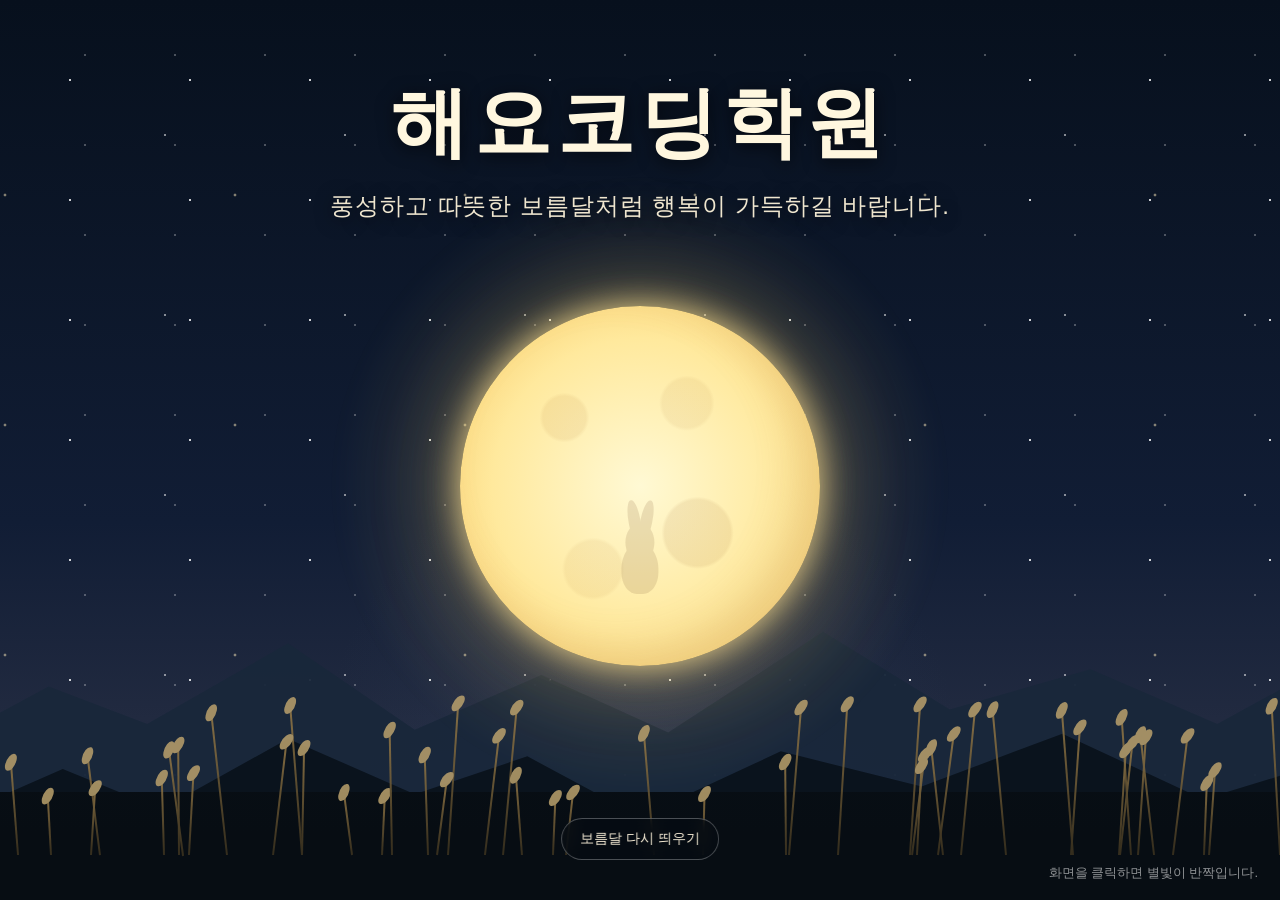
<file: index.html>
<!DOCTYPE html><html lang="ko"><head><meta charset="UTF-8"><meta name="viewport" content="width=device-width,initial-scale=1.0,viewport-fit=cover"><title>해요코딩학원</title><style>*{box-sizing:border-box;margin:0;padding:0}html,body{width:100%;height:100%;min-height:100%;overflow:hidden;font-family:"Malgun Gothic","Apple SD Gothic Neo",sans-serif;background:#07111f;overscroll-behavior:none;touch-action:manipulation}.scene{position:relative;width:100vw;height:100vh;height:100svh;min-height:100dvh;overflow:hidden;background:radial-gradient(circle at 50% 85%,rgba(47,61,87,0.40),transparent 32%),linear-gradient(to bottom,#07101d 0%,#111d35 58%,#30364a 100%)}.stars,.stars::before,.stars::after{position:absolute;inset:0;content:"";pointer-events:none;background-repeat:repeat}.stars{opacity:.85;background-image:radial-gradient(circle,rgba(255,255,255,.95) 1px,transparent 1.5px),radial-gradient(circle,rgba(255,255,255,.6) 1px,transparent 1.5px);background-size:120px 120px,180px 180px;background-position:10px 20px,75px 45px;animation:twinkle 5s ease-in-out infinite alternate}.stars::before{background-image:radial-gradient(circle,rgba(255,238,190,.9) 1.2px,transparent 1.7px);background-size:230px 230px;background-position:120px 80px;opacity:.65}.stars::after{background-image:radial-gradient(circle,rgba(255,255,255,.8) .8px,transparent 1.3px);background-size:90px 90px;background-position:40px 10px;opacity:.4}@keyframes twinkle{from{opacity:.45}to{opacity:.95}}.title-box{position:absolute;top:8vh;left:50%;transform:translateX(-50%);z-index:8;width:min(92vw,900px);text-align:center;color:#fff7df;text-shadow:0 3px 18px rgba(0,0,0,.65);opacity:0;animation:textIn 2s ease 2.5s forwards}.title-box h1{font-size:clamp(36px,6vw,78px);letter-spacing:.08em;font-weight:700}.title-box p{margin-top:14px;font-size:clamp(15px,2vw,24px);color:#efe6cf;letter-spacing:.04em}@keyframes textIn{from{opacity:0;transform:translate(-50%,-12px)}to{opacity:1;transform:translate(-50%,0)}}.moon-wrap{position:absolute;left:50%;bottom:-34vh;width:min(34vw,360px);aspect-ratio:1;transform:translateX(-50%);z-index:3;animation:moonRise 8s cubic-bezier(.22,.7,.2,1) forwards}@keyframes moonRise{0%{bottom:-34vh;transform:translateX(-50%) scale(.82)}72%{bottom:29vh;transform:translateX(-50%) scale(1)}100%{bottom:26vh;transform:translateX(-50%) scale(1)}}.moon-glow{position:absolute;inset:-36%;border-radius:50%;background:radial-gradient(circle,rgba(255,231,157,.38) 0%,rgba(255,217,118,.20) 28%,rgba(255,217,118,.09) 48%,transparent 70%);filter:blur(8px);animation:glow 3.8s ease-in-out infinite alternate}@keyframes glow{from{transform:scale(.96);opacity:.72}to{transform:scale(1.07);opacity:1}}.moon{position:absolute;inset:0;border-radius:50%;overflow:hidden;box-shadow:0 0 32px rgba(255,228,150,.8),0 0 85px rgba(255,216,115,.38),inset -24px -18px 40px rgba(166,114,57,.16);background:radial-gradient(circle at 29% 31%,rgba(199,151,82,.14) 0 6%,transparent 7%),radial-gradient(circle at 63% 27%,rgba(184,137,72,.10) 0 7%,transparent 8%),radial-gradient(circle at 66% 63%,rgba(166,116,61,.12) 0 10%,transparent 11%),radial-gradient(circle at 37% 73%,rgba(192,144,73,.10) 0 8%,transparent 9%),radial-gradient(circle at 50% 50%,#fff9d4 0%,#ffe99d 58%,#f7c862 100%)}.rabbit{position:absolute;left:50%;bottom:20%;width:17%;height:26%;transform:translateX(-50%);opacity:.18}.rabbit .body{position:absolute;bottom:0;left:20%;width:60%;height:55%;background:#8f6c46;border-radius:50% 50% 42% 42%}.rabbit .head{position:absolute;left:26%;top:24%;width:48%;height:42%;background:#8f6c46;border-radius:50%}.rabbit .ear{position:absolute;top:0;width:19%;height:44%;background:#8f6c46;border-radius:50% 50% 42% 42%}.rabbit .ear.e1{left:31%;transform:rotate(-10deg)}.rabbit .ear.e2{right:31%;transform:rotate(12deg)}.cloud{position:absolute;z-index:4;height:22px;border-radius:100px;background:rgba(220,229,240,.10);filter:blur(.3px);animation:drift linear infinite}.cloud::before,.cloud::after{content:"";position:absolute;border-radius:50%;background:inherit}.cloud::before{width:70px;height:45px;left:26px;top:-20px}.cloud::after{width:90px;height:54px;right:30px;top:-28px}.c1{width:230px;left:-260px;top:33%;opacity:.7;animation-duration:28s}.c2{width:310px;left:-350px;top:47%;opacity:.45;animation-duration:40s;animation-delay:-12s}.c3{width:180px;left:-220px;top:22%;opacity:.36;animation-duration:34s;animation-delay:-22s}@keyframes drift{from{transform:translateX(0)}to{transform:translateX(calc(100vw + 600px))}}.mountains-back,.mountains-front{position:absolute;left:-5vw;width:110vw;pointer-events:none}.mountains-back{bottom:9vh;height:32vh;z-index:2;background:#19283a;clip-path:polygon(0 75%,8% 54%,15% 67%,25% 39%,34% 69%,43% 50%,52% 70%,63% 35%,72% 62%,82% 48%,91% 67%,100% 43%,100% 100%,0 100%);opacity:.95}.mountains-front{bottom:0;height:28vh;z-index:5;background:#0a131d;clip-path:polygon(0 70%,9% 48%,16% 64%,25% 36%,34% 58%,42% 43%,50% 67%,60% 41%,70% 55%,80% 34%,90% 60%,100% 43%,100% 100%,0 100%)}.ground{position:absolute;left:0;bottom:0;width:100%;height:12vh;z-index:7;background:linear-gradient(to bottom,rgba(8,15,22,.3),#070d13 38%),#070d13}.reeds{position:absolute;bottom:5vh;left:0;width:100%;height:22vh;z-index:8;opacity:.86;pointer-events:none}.reed{position:absolute;bottom:0;width:2px;height:var(--h);left:var(--x);background:linear-gradient(#9a7d49,#3b321f);transform-origin:bottom center;transform:rotate(var(--r));animation:sway 4s ease-in-out infinite alternate;animation-delay:var(--d)}.reed::after{content:"";position:absolute;top:-7px;left:-4px;width:10px;height:18px;border-radius:70% 30% 70% 30%;background:#b9a06c;transform:rotate(18deg)}@keyframes sway{from{transform:rotate(calc(var(--r) - 2deg))}to{transform:rotate(calc(var(--r) + 2deg))}}.hint{position:absolute;right:max(22px,env(safe-area-inset-right));bottom:calc(18px + env(safe-area-inset-bottom));z-index:20;font-size:13px;color:rgba(255,255,255,.55);user-select:none}.replay{position:absolute;left:50%;bottom:calc(4.5vh + env(safe-area-inset-bottom));transform:translateX(-50%);z-index:20;border:1px solid rgba(255,255,255,.28);background:rgba(6,12,20,.48);color:#f7edd7;padding:11px 18px;border-radius:999px;cursor:pointer;-webkit-backdrop-filter:blur(7px);backdrop-filter:blur(7px);font-size:14px;-webkit-tap-highlight-color:transparent;transition:.2s ease}.replay:hover{background:rgba(255,255,255,.12);transform:translateX(-50%) translateY(-2px)}@media(max-width:600px){.moon-wrap{width:min(58vw,300px)}.title-box{top:calc(7vh + env(safe-area-inset-top));width:88vw}.title-box h1{font-size:clamp(34px,12vw,56px)}.title-box p{font-size:clamp(13px,4vw,18px);line-height:1.55;padding:0 8px}.mountains-back{height:30vh}.mountains-front{height:25vh}.replay{bottom:calc(18px + env(safe-area-inset-bottom));font-size:13px;padding:10px 16px}.hint{display:none}}@media(max-height:500px) and (orientation:landscape){.title-box{top:calc(3vh + env(safe-area-inset-top))}.title-box h1{font-size:clamp(28px,6vw,42px)}.title-box p{margin-top:6px;font-size:13px}.moon-wrap{width:min(27vw,220px)}.replay{bottom:calc(10px + env(safe-area-inset-bottom))}}</style></head><body><main class="scene" id="scene"><div class="stars"></div><section class="title-box"><h1>해요코딩학원</h1><p>풍성하고 따뜻한 보름달처럼 행복이 가득하길 바랍니다.</p></section><div class="moon-wrap" id="moonWrap"><div class="moon-glow"></div><div class="moon"><div class="rabbit"><div class="ear e1"></div><div class="ear e2"></div><div class="head"></div><div class="body"></div></div></div></div><div class="cloud c1"></div><div class="cloud c2"></div><div class="cloud c3"></div><div class="mountains-back"></div><div class="mountains-front"></div><div class="ground"></div><div class="reeds" id="reeds"></div><button class="replay" id="replayBtn">보름달 다시 띄우기</button><div class="hint">화면을 클릭하면 별빛이 반짝입니다.</div></main><script>const reeds=document.getElementById("reeds");for(let i=0;i<46;i++){const reed=document.createElement("span");reed.className="reed";reed.style.setProperty("--x",(Math.random()*100)+"%");reed.style.setProperty("--h",(55+Math.random()*100)+"px");reed.style.setProperty("--r",(-8+Math.random()*16)+"deg");reed.style.setProperty("--d",(-Math.random()*4)+"s");reeds.appendChild(reed)}const replayBtn=document.getElementById("replayBtn");const moonWrap=document.getElementById("moonWrap");const titleBox=document.querySelector(".title-box");replayBtn.addEventListener("click",()=>{moonWrap.style.animation="none";titleBox.style.animation="none";void moonWrap.offsetWidth;void titleBox.offsetWidth;moonWrap.style.animation="";titleBox.style.animation=""});document.getElementById("scene").addEventListener("pointerdown",(e)=>{if(e.target===replayBtn)return;for(let i=0;i<9;i++){const sparkle=document.createElement("span");sparkle.style.position="absolute";sparkle.style.left=(e.clientX+(Math.random()-0.5)*90)+"px";sparkle.style.top=(e.clientY+(Math.random()-0.5)*90)+"px";sparkle.style.width=sparkle.style.height=(2+Math.random()*4)+"px";sparkle.style.borderRadius="50%";sparkle.style.background="#fff7cf";sparkle.style.boxShadow="0 0 12px #ffe9a3";sparkle.style.zIndex="30";sparkle.style.pointerEvents="none";sparkle.style.transition="all 1s ease";document.body.appendChild(sparkle);requestAnimationFrame(()=>{sparkle.style.transform=`translate(${(Math.random()-.5)*60}px,${(Math.random()-.5)*60}px) scale(.2)`;sparkle.style.opacity="0"});setTimeout(()=>sparkle.remove(),1050)}});</script></body></html>
</file>
